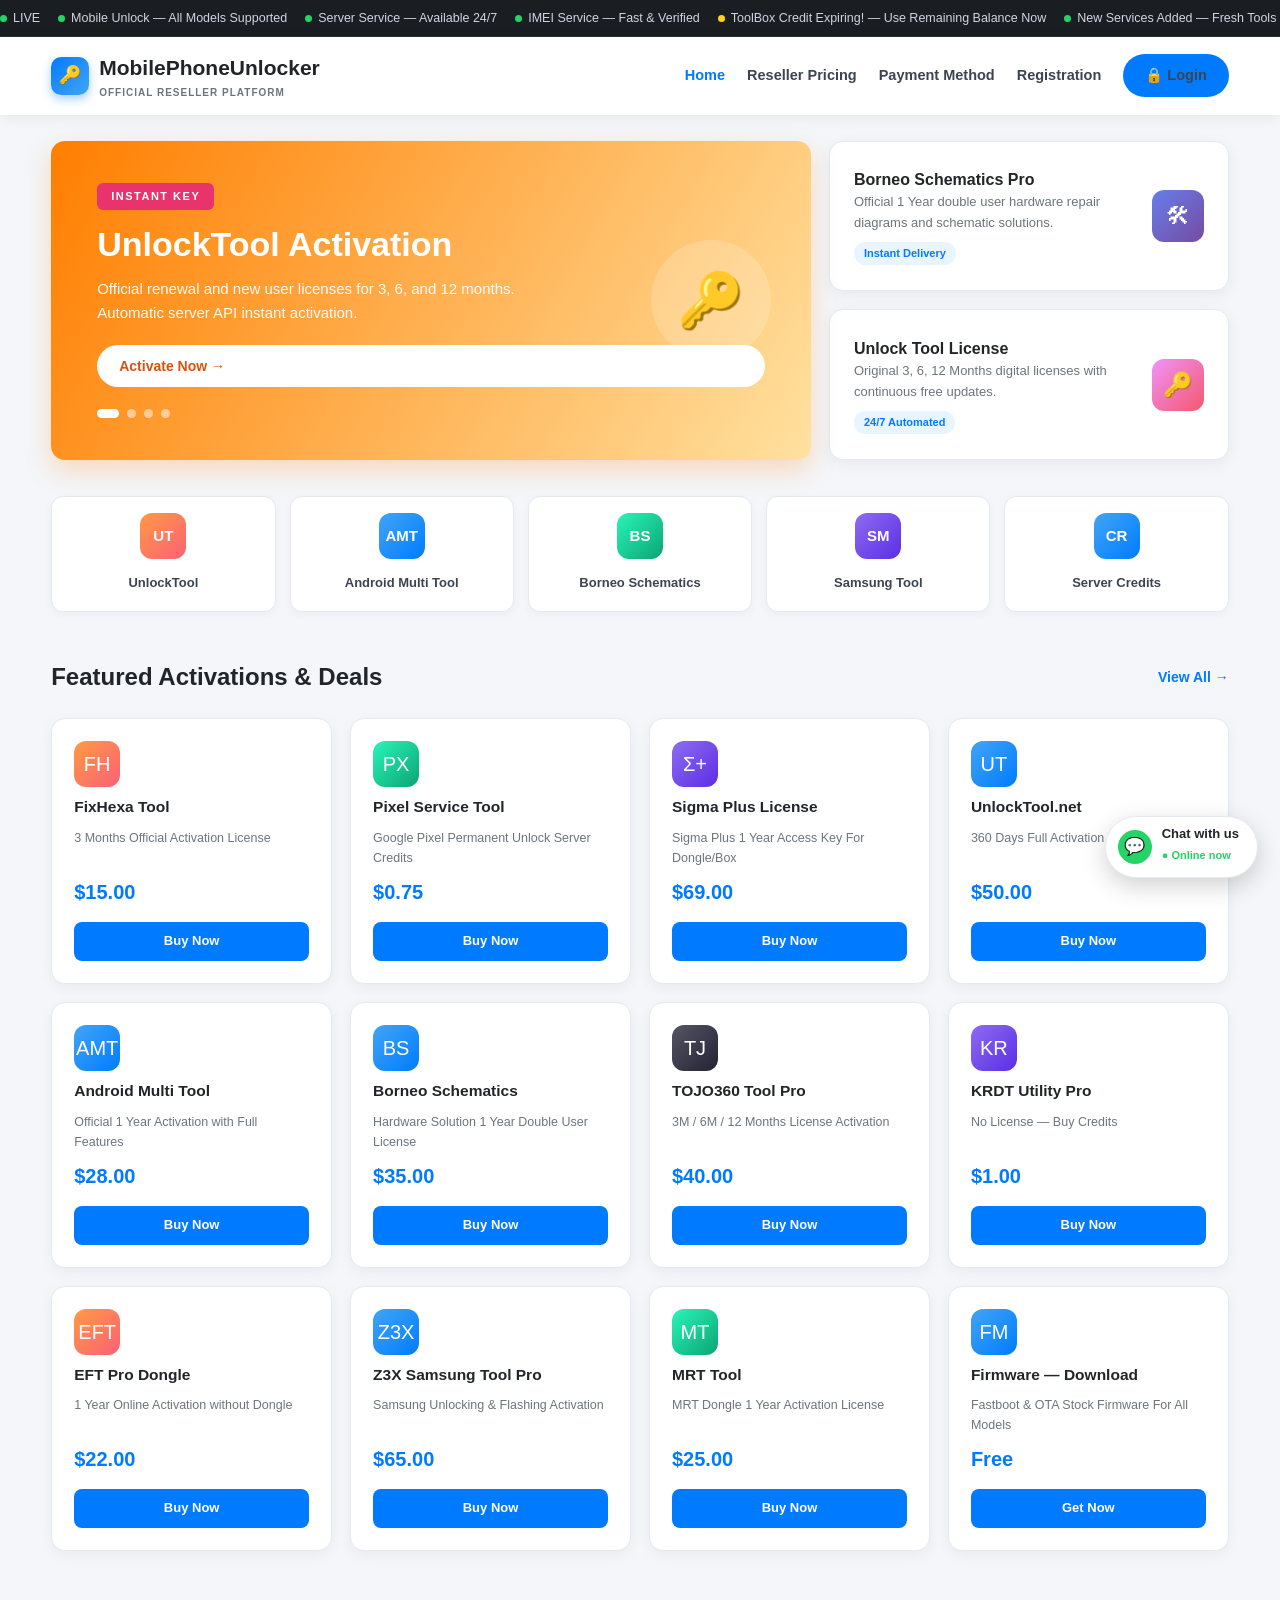
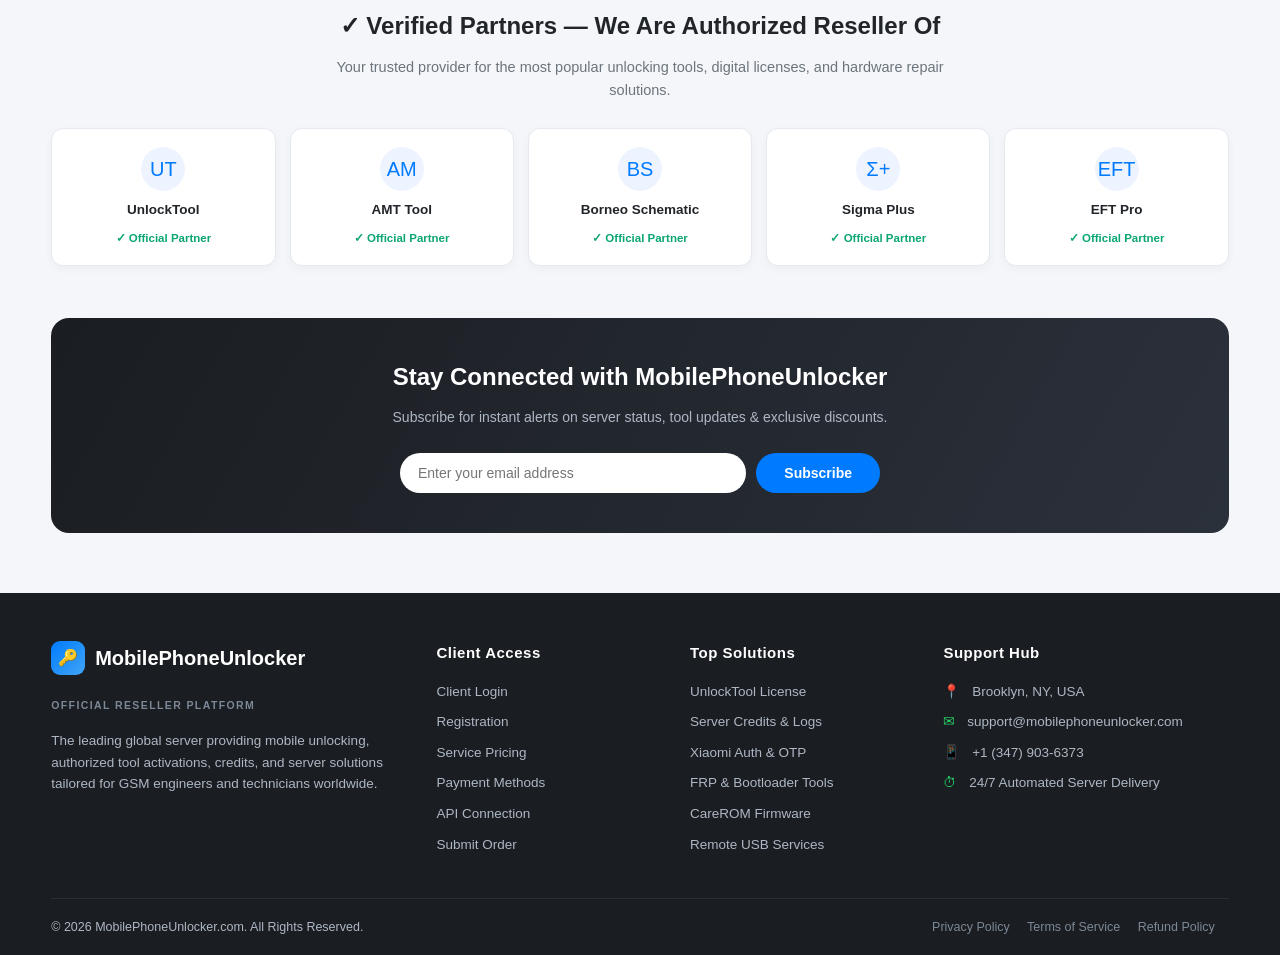
<file: index.html>
<!DOCTYPE html>
<html lang="en">
<head>
<meta charset="UTF-8">
<meta name="viewport" content="width=device-width, initial-scale=1.0">
<title>MobilePhoneUnlocker — Mobile Unlocking, Tool Activations &amp; IMEI Services</title>
<meta name="description" content="Your trusted platform for mobile phone unlocking, official tool activations, server credits, IMEI services and firmware downloads. 24/7 automated delivery.">
<link rel="stylesheet" href="css/style.css">
</head>
<body>

<!-- ===== Top ticker bar ===== -->
<div class="topbar">
  <div class="topbar-inner">
    <span><i class="dot"></i> LIVE</span>
    <span><i class="dot"></i> Mobile Unlock — All Models Supported</span>
    <span><i class="dot"></i> Server Service — Available 24/7</span>
    <span><i class="dot"></i> IMEI Service — Fast &amp; Verified</span>
    <span><i class="dot yellow"></i> ToolBox Credit Expiring! — Use Remaining Balance Now</span>
    <span><i class="dot"></i> New Services Added — Fresh Tools From The Net</span>
    <span><i class="dot"></i> WhatsApp — +1 (347) 903-6373</span>
    <span><i class="dot"></i> LIVE</span>
    <span><i class="dot"></i> Mobile Unlock — All Models Supported</span>
    <span><i class="dot"></i> Server Service — Available 24/7</span>
    <span><i class="dot"></i> IMEI Service — Fast &amp; Verified</span>
    <span><i class="dot yellow"></i> ToolBox Credit Expiring! — Use Remaining Balance Now</span>
    <span><i class="dot"></i> New Services Added — Fresh Tools From The Net</span>
    <span><i class="dot"></i> WhatsApp — +1 (347) 903-6373</span>
  </div>
</div>

<!-- ===== Navbar ===== -->
<nav class="navbar">
  <div class="container nav-inner">
    <a href="index.html" class="logo">
      <span class="logo-badge">&#128273;</span>
      <span>MobilePhoneUnlocker<small>OFFICIAL RESELLER PLATFORM</small></span>
    </a>
    <div class="nav-links">
      <a href="index.html" class="active">Home</a>
      <a href="pricing.html">Reseller Pricing</a>
      <a href="payment.html">Payment Method</a>
      <a href="register.html">Registration</a>
      <a href="login.html" class="btn">&#128274; Login</a>
    </div>
  </div>
</nav>

<!-- ===== Hero ===== -->
<header class="hero">
  <div class="container hero-grid">
    <div class="slide">
      <span class="badge">INSTANT KEY</span>
      <h1>UnlockTool Activation</h1>
      <p>Official renewal and new user licenses for 3, 6, and 12 months. Automatic server API instant activation.</p>
      <a href="pricing.html" class="btn btn-white">Activate Now &rarr;</a>
      <span class="icon-big">&#128273;</span>
      <div class="dots"><i class="on"></i><i></i><i></i><i></i></div>
    </div>
    <div class="side-cards">
      <div class="side-card">
        <div>
          <h3>Borneo Schematics Pro</h3>
          <p>Official 1 Year double user hardware repair diagrams and schematic solutions.</p>
          <span class="tag">Instant Delivery</span>
        </div>
        <span class="sc-icon">&#128736;</span>
      </div>
      <div class="side-card">
        <div>
          <h3>Unlock Tool License</h3>
          <p>Original 3, 6, 12 Months digital licenses with continuous free updates.</p>
          <span class="tag">24/7 Automated</span>
        </div>
        <span class="sc-icon orange">&#128273;</span>
      </div>
    </div>
  </div>
</header>

<!-- ===== Tool strip ===== -->
<section class="tool-strip">
  <div class="container strip-grid">
    <div class="tool-card"><div class="t-icon orange">UT</div><span>UnlockTool</span></div>
    <div class="tool-card"><div class="t-icon blue">AMT</div><span>Android Multi Tool</span></div>
    <div class="tool-card"><div class="t-icon teal">BS</div><span>Borneo Schematics</span></div>
    <div class="tool-card"><div class="t-icon violet">SM</div><span>Samsung Tool</span></div>
    <div class="tool-card"><div class="t-icon blue">CR</div><span>Server Credits</span></div>
  </div>
</section>

<!-- ===== Deals ===== -->
<section class="section">
  <div class="container">
    <div class="sec-head">
      <h2>Featured Activations &amp; Deals</h2>
      <a href="pricing.html">View All &rarr;</a>
    </div>
    <div class="deals-grid">
      <div class="deal">
        <div class="d-icon orange">FH</div>
        <h3>FixHexa Tool</h3>
        <p>3 Months Official Activation License</p>
        <div class="price">$15.00</div>
        <a class="buy" href="register.html">Buy Now</a>
      </div>
      <div class="deal">
        <div class="d-icon green">PX</div>
        <h3>Pixel Service Tool</h3>
        <p>Google Pixel Permanent Unlock Server Credits</p>
        <div class="price">$0.75</div>
        <a class="buy" href="register.html">Buy Now</a>
      </div>
      <div class="deal">
        <div class="d-icon violet">&Sigma;+</div>
        <h3>Sigma Plus License</h3>
        <p>Sigma Plus 1 Year Access Key For Dongle/Box</p>
        <div class="price">$69.00</div>
        <a class="buy" href="register.html">Buy Now</a>
      </div>
      <div class="deal">
        <div class="d-icon">UT</div>
        <h3>UnlockTool.net</h3>
        <p>360 Days Full Activation User License</p>
        <div class="price">$50.00</div>
        <a class="buy" href="register.html">Buy Now</a>
      </div>
      <div class="deal">
        <div class="d-icon blue">AMT</div>
        <h3>Android Multi Tool</h3>
        <p>Official 1 Year Activation with Full Features</p>
        <div class="price">$28.00</div>
        <a class="buy" href="register.html">Buy Now</a>
      </div>
      <div class="deal">
        <div class="d-icon teal">BS</div>
        <h3>Borneo Schematics</h3>
        <p>Hardware Solution 1 Year Double User License</p>
        <div class="price">$35.00</div>
        <a class="buy" href="register.html">Buy Now</a>
      </div>
      <div class="deal">
        <div class="d-icon dark">TJ</div>
        <h3>TOJO360 Tool Pro</h3>
        <p>3M / 6M / 12 Months License Activation</p>
        <div class="price">$40.00</div>
        <a class="buy" href="register.html">Buy Now</a>
      </div>
      <div class="deal">
        <div class="d-icon violet">KR</div>
        <h3>KRDT Utility Pro</h3>
        <p>No License — Buy Credits</p>
        <div class="price">$1.00</div>
        <a class="buy" href="register.html">Buy Now</a>
      </div>
      <div class="deal">
        <div class="d-icon orange">EFT</div>
        <h3>EFT Pro Dongle</h3>
        <p>1 Year Online Activation without Dongle</p>
        <div class="price">$22.00</div>
        <a class="buy" href="register.html">Buy Now</a>
      </div>
      <div class="deal">
        <div class="d-icon blue">Z3X</div>
        <h3>Z3X Samsung Tool Pro</h3>
        <p>Samsung Unlocking &amp; Flashing Activation</p>
        <div class="price">$65.00</div>
        <a class="buy" href="register.html">Buy Now</a>
      </div>
      <div class="deal">
        <div class="d-icon green">MT</div>
        <h3>MRT Tool</h3>
        <p>MRT Dongle 1 Year Activation License</p>
        <div class="price">$25.00</div>
        <a class="buy" href="register.html">Buy Now</a>
      </div>
      <div class="deal">
        <div class="d-icon">FM</div>
        <h3>Firmware — Download</h3>
        <p>Fastboot &amp; OTA Stock Firmware For All Models</p>
        <div class="price">Free</div>
        <a class="buy" href="register.html">Get Now</a>
      </div>
    </div>
  </div>
</section>

<!-- ===== Partners ===== -->
<section class="partners">
  <div class="container">
    <h2>&#10003; Verified Partners — We Are Authorized Reseller Of</h2>
    <p class="lead">Your trusted provider for the most popular unlocking tools, digital licenses, and hardware repair solutions.</p>
    <div class="partner-grid">
      <div class="partner"><span class="p-icon">UT</span><b>UnlockTool</b><span class="check">&#10003; Official Partner</span></div>
      <div class="partner"><span class="p-icon">AM</span><b>AMT Tool</b><span class="check">&#10003; Official Partner</span></div>
      <div class="partner"><span class="p-icon">BS</span><b>Borneo Schematic</b><span class="check">&#10003; Official Partner</span></div>
      <div class="partner"><span class="p-icon">&Sigma;+</span><b>Sigma Plus</b><span class="check">&#10003; Official Partner</span></div>
      <div class="partner"><span class="p-icon">EFT</span><b>EFT Pro</b><span class="check">&#10003; Official Partner</span></div>
    </div>
  </div>
</section>

<!-- ===== Subscribe ===== -->
<section class="subscribe">
  <div class="container">
    <div class="subscribe-box">
      <h2>Stay Connected with MobilePhoneUnlocker</h2>
      <p>Subscribe for instant alerts on server status, tool updates &amp; exclusive discounts.</p>
      <form class="sub-form" onsubmit="alert('Thanks! You are subscribed.'); return false;">
        <input type="email" placeholder="Enter your email address" required>
        <button type="submit">Subscribe</button>
      </form>
    </div>
  </div>
</section>

<!-- ===== Footer ===== -->
<footer>
  <div class="container footer-grid">
    <div>
      <div class="f-logo"><span class="f-badge">&#128273;</span> MobilePhoneUnlocker</div>
      <span class="f-tag">OFFICIAL RESELLER PLATFORM</span>
      <p style="margin-top:14px">The leading global server providing mobile unlocking, authorized tool activations, credits, and server solutions tailored for GSM engineers and technicians worldwide.</p>
    </div>
    <div>
      <h3>Client Access</h3>
      <ul>
        <li><a href="login.html">Client Login</a></li>
        <li><a href="register.html">Registration</a></li>
        <li><a href="pricing.html">Service Pricing</a></li>
        <li><a href="payment.html">Payment Methods</a></li>
        <li><a href="pricing.html">API Connection</a></li>
        <li><a href="register.html">Submit Order</a></li>
      </ul>
    </div>
    <div>
      <h3>Top Solutions</h3>
      <ul>
        <li><a href="pricing.html">UnlockTool License</a></li>
        <li><a href="pricing.html">Server Credits &amp; Logs</a></li>
        <li><a href="pricing.html">Xiaomi Auth &amp; OTP</a></li>
        <li><a href="pricing.html">FRP &amp; Bootloader Tools</a></li>
        <li><a href="pricing.html">CareROM Firmware</a></li>
        <li><a href="pricing.html">Remote USB Services</a></li>
      </ul>
    </div>
    <div>
      <h3>Support Hub</h3>
      <ul>
        <li><i>&#128205;</i> Brooklyn, NY, USA</li>
        <li><i>&#9993;</i> support@mobilephoneunlocker.com</li>
        <li><i>&#128241;</i> +1 (347) 903-6373</li>
        <li><i>&#9201;</i> 24/7 Automated Server Delivery</li>
      </ul>
    </div>
  </div>
  <div class="container footer-bottom">
    <span>&copy; 2026 MobilePhoneUnlocker.com. All Rights Reserved.</span>
    <span>
      <a href="#">Privacy Policy</a>
      <a href="#">Terms of Service</a>
      <a href="#">Refund Policy</a>
    </span>
  </div>
</footer>

<!-- ===== WhatsApp float ===== -->
<a href="https://wa.me/13479036373" target="_blank" class="wa-float">
  <span class="wa-ico">&#128172;</span>
  <span><b>Chat with us</b><small>&#9679; Online now</small></span>
</a>

</body>
</html>
</file>
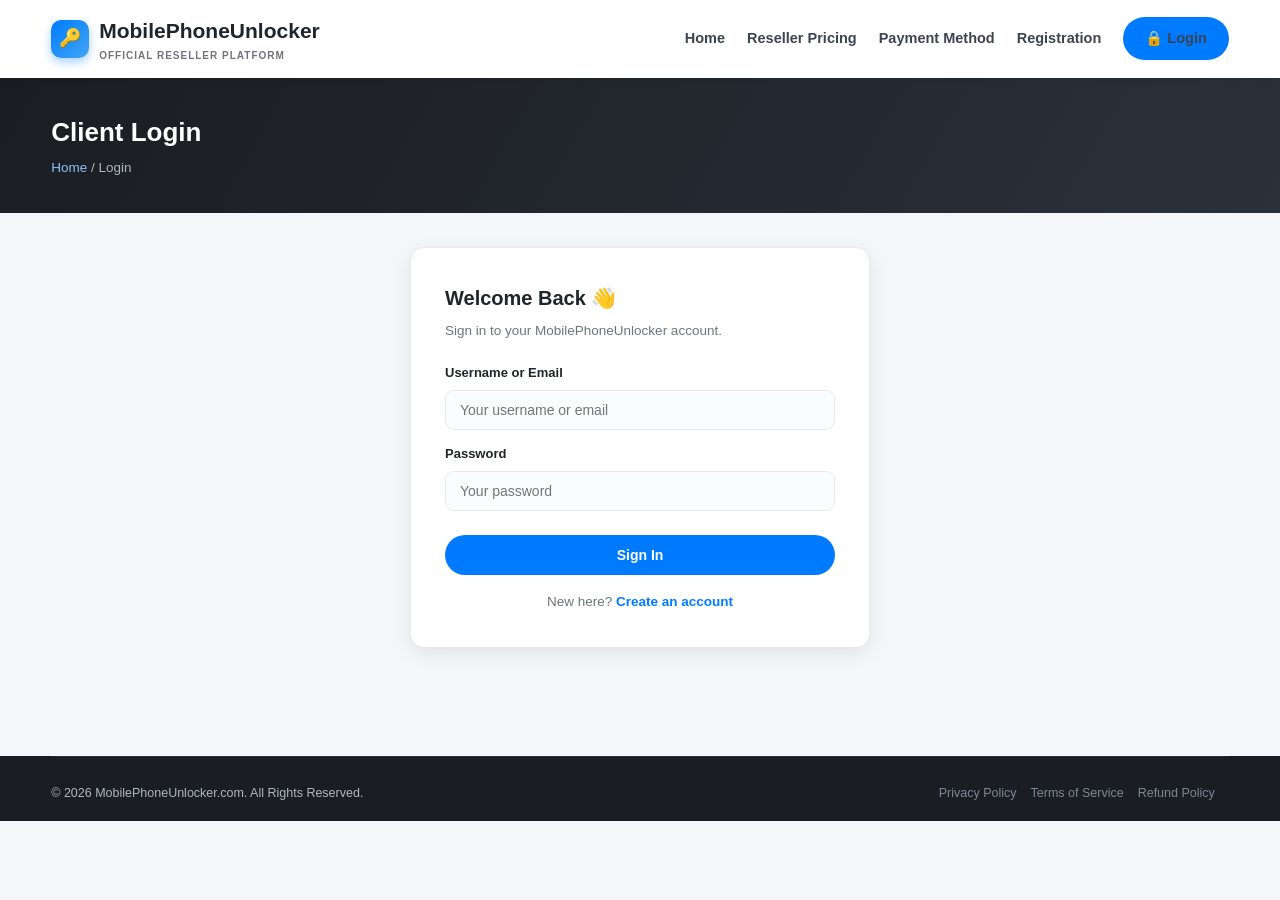
<file: login.html>
<!DOCTYPE html>
<html lang="en">
<head>
<meta charset="UTF-8">
<meta name="viewport" content="width=device-width, initial-scale=1.0">
<title>Client Login — MobilePhoneUnlocker</title>
<link rel="stylesheet" href="css/style.css">
</head>
<body>

<div class="navbar">
  <div class="container nav-inner">
    <a href="index.html" class="logo">
      <span class="logo-badge">&#128273;</span>
      <span>MobilePhoneUnlocker<small>OFFICIAL RESELLER PLATFORM</small></span>
    </a>
    <div class="nav-links">
      <a href="index.html">Home</a>
      <a href="pricing.html">Reseller Pricing</a>
      <a href="payment.html">Payment Method</a>
      <a href="register.html">Registration</a>
      <a href="login.html" class="btn">&#128274; Login</a>
    </div>
  </div>
</div>

<div class="page-banner">
  <div class="container">
    <h1>Client Login</h1>
    <p><a href="index.html">Home</a> / Login</p>
  </div>
</div>

<div class="container" style="padding-bottom:56px">
  <div class="form-card">
    <h2>Welcome Back &#128075;</h2>
    <p class="sub">Sign in to your MobilePhoneUnlocker account.</p>
    <form onsubmit="alert('Demo login — connect your backend / Dhru Fusion panel to enable real sign-in.'); return false;">
      <label>Username or Email</label>
      <input type="text" placeholder="Your username or email" required>
      <label>Password</label>
      <input type="password" placeholder="Your password" required>
      <button type="submit" class="btn">Sign In</button>
      <p class="alt">New here? <a href="register.html">Create an account</a></p>
    </form>
  </div>
</div>

<footer>
  <div class="container footer-bottom" style="padding-top:26px">
    <span>&copy; 2026 MobilePhoneUnlocker.com. All Rights Reserved.</span>
    <span><a href="#">Privacy Policy</a><a href="#">Terms of Service</a><a href="#">Refund Policy</a></span>
  </div>
</footer>

</body>
</html>
</file>
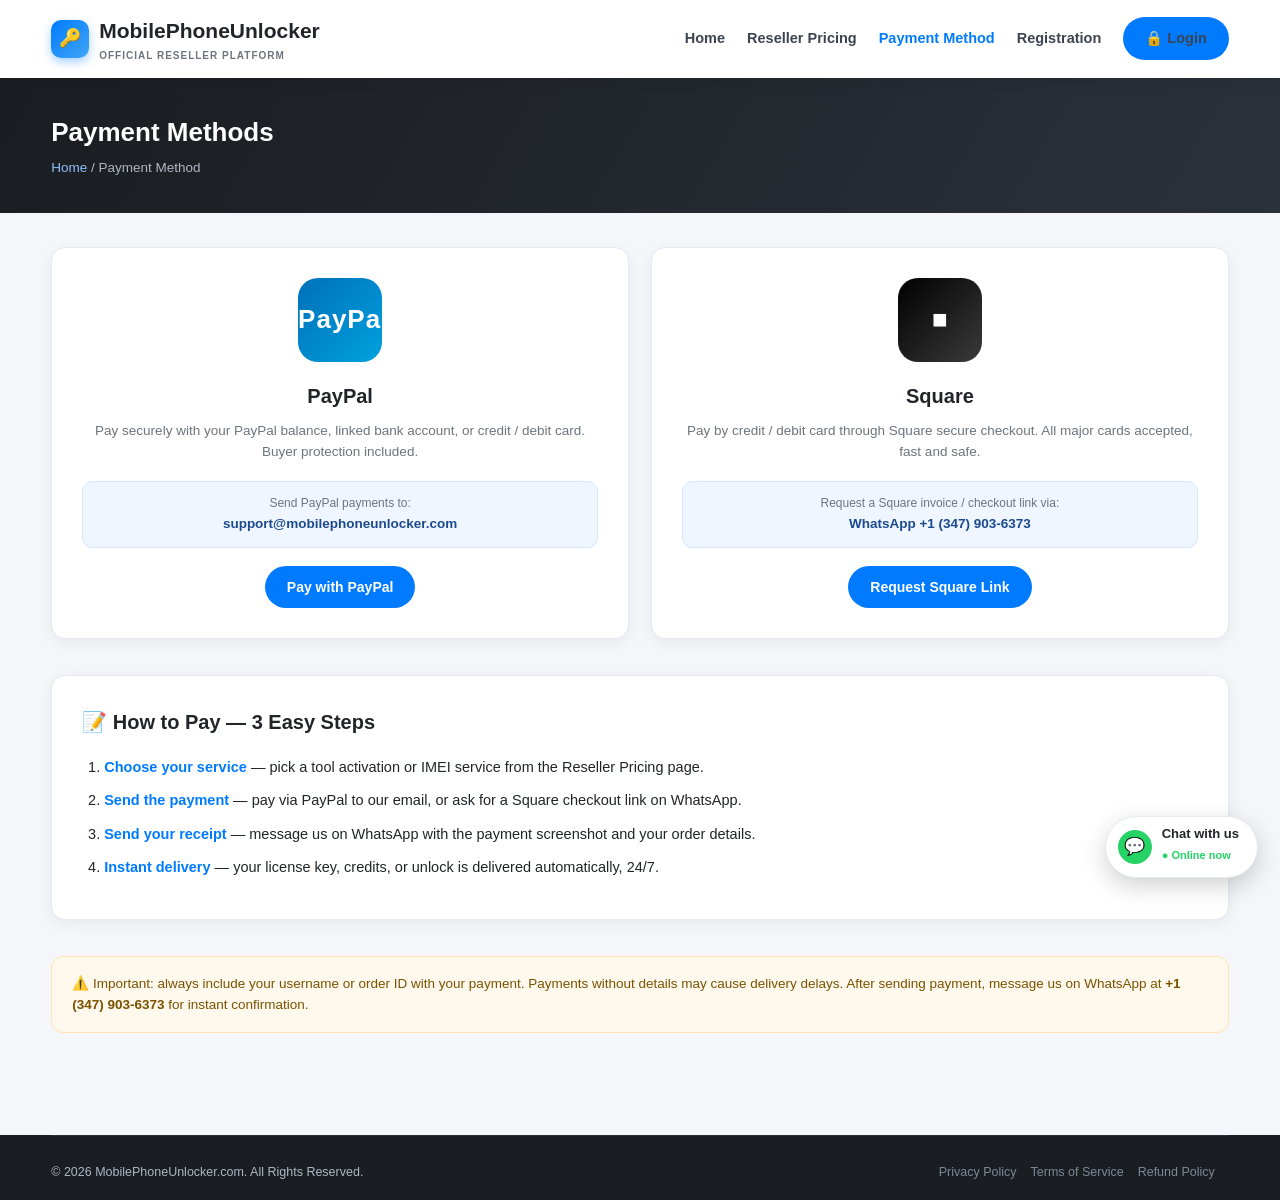
<file: payment.html>
<!DOCTYPE html>
<html lang="en">
<head>
<meta charset="UTF-8">
<meta name="viewport" content="width=device-width, initial-scale=1.0">
<title>Payment Methods — MobilePhoneUnlocker</title>
<link rel="stylesheet" href="css/style.css">
<style>
.pay-grid { display: grid; grid-template-columns: repeat(2, 1fr); gap: 22px; margin-bottom: 36px; }
.pay-card {
  background: var(--card); border-radius: var(--radius); padding: 30px;
  border: 1px solid var(--border); box-shadow: 0 4px 16px rgba(0,0,0,.06);
  transition: transform .2s, box-shadow .2s; text-align: center;
}
.pay-card:hover { transform: translateY(-5px); box-shadow: 0 14px 28px rgba(0,0,0,.10); }
.pay-card .pay-logo {
  width: 84px; height: 84px; border-radius: 20px; margin: 0 auto 18px;
  display: grid; place-items: center; color: #fff; font-weight: 800; font-size: 26px;
}
.pay-card .paypal { background: linear-gradient(135deg, #0070ba, #00a1de); letter-spacing: 1px; }
.pay-card .square { background: linear-gradient(135deg, #000000, #3a3a3a); }
.pay-card h3 { font-size: 20px; margin-bottom: 8px; }
.pay-card p { font-size: 13.5px; color: var(--muted); margin-bottom: 18px; }
.pay-card .pay-info {
  background: #f0f6ff; border: 1px solid #d6e8ff; border-radius: 10px;
  padding: 12px 16px; font-size: 13.5px; margin-bottom: 18px; font-weight: 600; color: #1b4a8f;
}
.pay-card .pay-info span { display: block; font-size: 12px; color: var(--muted); font-weight: 500; }
.steps { background: var(--card); border-radius: var(--radius); padding: 30px; border: 1px solid var(--border); box-shadow: 0 4px 16px rgba(0,0,0,.06); margin-bottom: 36px; }
.steps h2 { font-size: 20px; margin-bottom: 18px; }
.steps ol { padding-left: 22px; }
.steps li { margin-bottom: 10px; font-size: 14.5px; }
.steps li b { color: var(--primary); }
.pay-note {
  background: #fff8ec; border: 1px solid #ffe3b3; border-radius: 12px;
  padding: 16px 20px; font-size: 13.5px; color: #7a5200; margin-bottom: 40px;
}
@media (max-width: 700px) { .pay-grid { grid-template-columns: 1fr; } }
</style>
</head>
<body>

<div class="navbar">
  <div class="container nav-inner">
    <a href="index.html" class="logo">
      <span class="logo-badge">&#128273;</span>
      <span>MobilePhoneUnlocker<small>OFFICIAL RESELLER PLATFORM</small></span>
    </a>
    <div class="nav-links">
      <a href="index.html">Home</a>
      <a href="pricing.html">Reseller Pricing</a>
      <a href="payment.html" class="active">Payment Method</a>
      <a href="register.html">Registration</a>
      <a href="login.html" class="btn">&#128274; Login</a>
    </div>
  </div>
</div>

<div class="page-banner">
  <div class="container">
    <h1>Payment Methods</h1>
    <p><a href="index.html">Home</a> / Payment Method</p>
  </div>
</div>

<div class="container" style="padding-bottom:10px">

  <section class="pay-grid">
    <div class="pay-card">
      <div class="pay-logo paypal">PayPal</div>
      <h3>PayPal</h3>
      <p>Pay securely with your PayPal balance, linked bank account, or credit / debit card. Buyer protection included.</p>
      <div class="pay-info">
        <span>Send PayPal payments to:</span>
        support@mobilephoneunlocker.com
      </div>
      <a href="https://www.paypal.com/paypalme/" target="_blank" class="btn">Pay with PayPal</a>
    </div>

    <div class="pay-card">
      <div class="pay-logo square">&#9632;</div>
      <h3>Square</h3>
      <p>Pay by credit / debit card through Square secure checkout. All major cards accepted, fast and safe.</p>
      <div class="pay-info">
        <span>Request a Square invoice / checkout link via:</span>
        WhatsApp +1 (347) 903-6373
      </div>
      <a href="https://wa.me/13479036373" target="_blank" class="btn">Request Square Link</a>
    </div>
  </section>

  <section class="steps">
    <h2>&#128221; How to Pay — 3 Easy Steps</h2>
    <ol>
      <li><b>Choose your service</b> — pick a tool activation or IMEI service from the <a href="pricing.html">Reseller Pricing</a> page.</li>
      <li><b>Send the payment</b> — pay via PayPal to our email, or ask for a Square checkout link on WhatsApp.</li>
      <li><b>Send your receipt</b> — message us on WhatsApp with the payment screenshot and your order details.</li>
      <li><b>Instant delivery</b> — your license key, credits, or unlock is delivered automatically, 24/7.</li>
    </ol>
  </section>

  <div class="pay-note">
    &#9888;&#65039; Important: always include your username or order ID with your payment. Payments without details may cause delivery delays. After sending payment, message us on WhatsApp at <b>+1 (347) 903-6373</b> for instant confirmation.
  </div>

</div>

<footer>
  <div class="container footer-bottom" style="padding-top:26px">
    <span>&copy; 2026 MobilePhoneUnlocker.com. All Rights Reserved.</span>
    <span><a href="#">Privacy Policy</a><a href="#">Terms of Service</a><a href="#">Refund Policy</a></span>
  </div>
</footer>

<a href="https://wa.me/13479036373" target="_blank" class="wa-float">
  <span class="wa-ico">&#128172;</span>
  <span><b>Chat with us</b><small>&#9679; Online now</small></span>
</a>

</body>
</html>
</file>
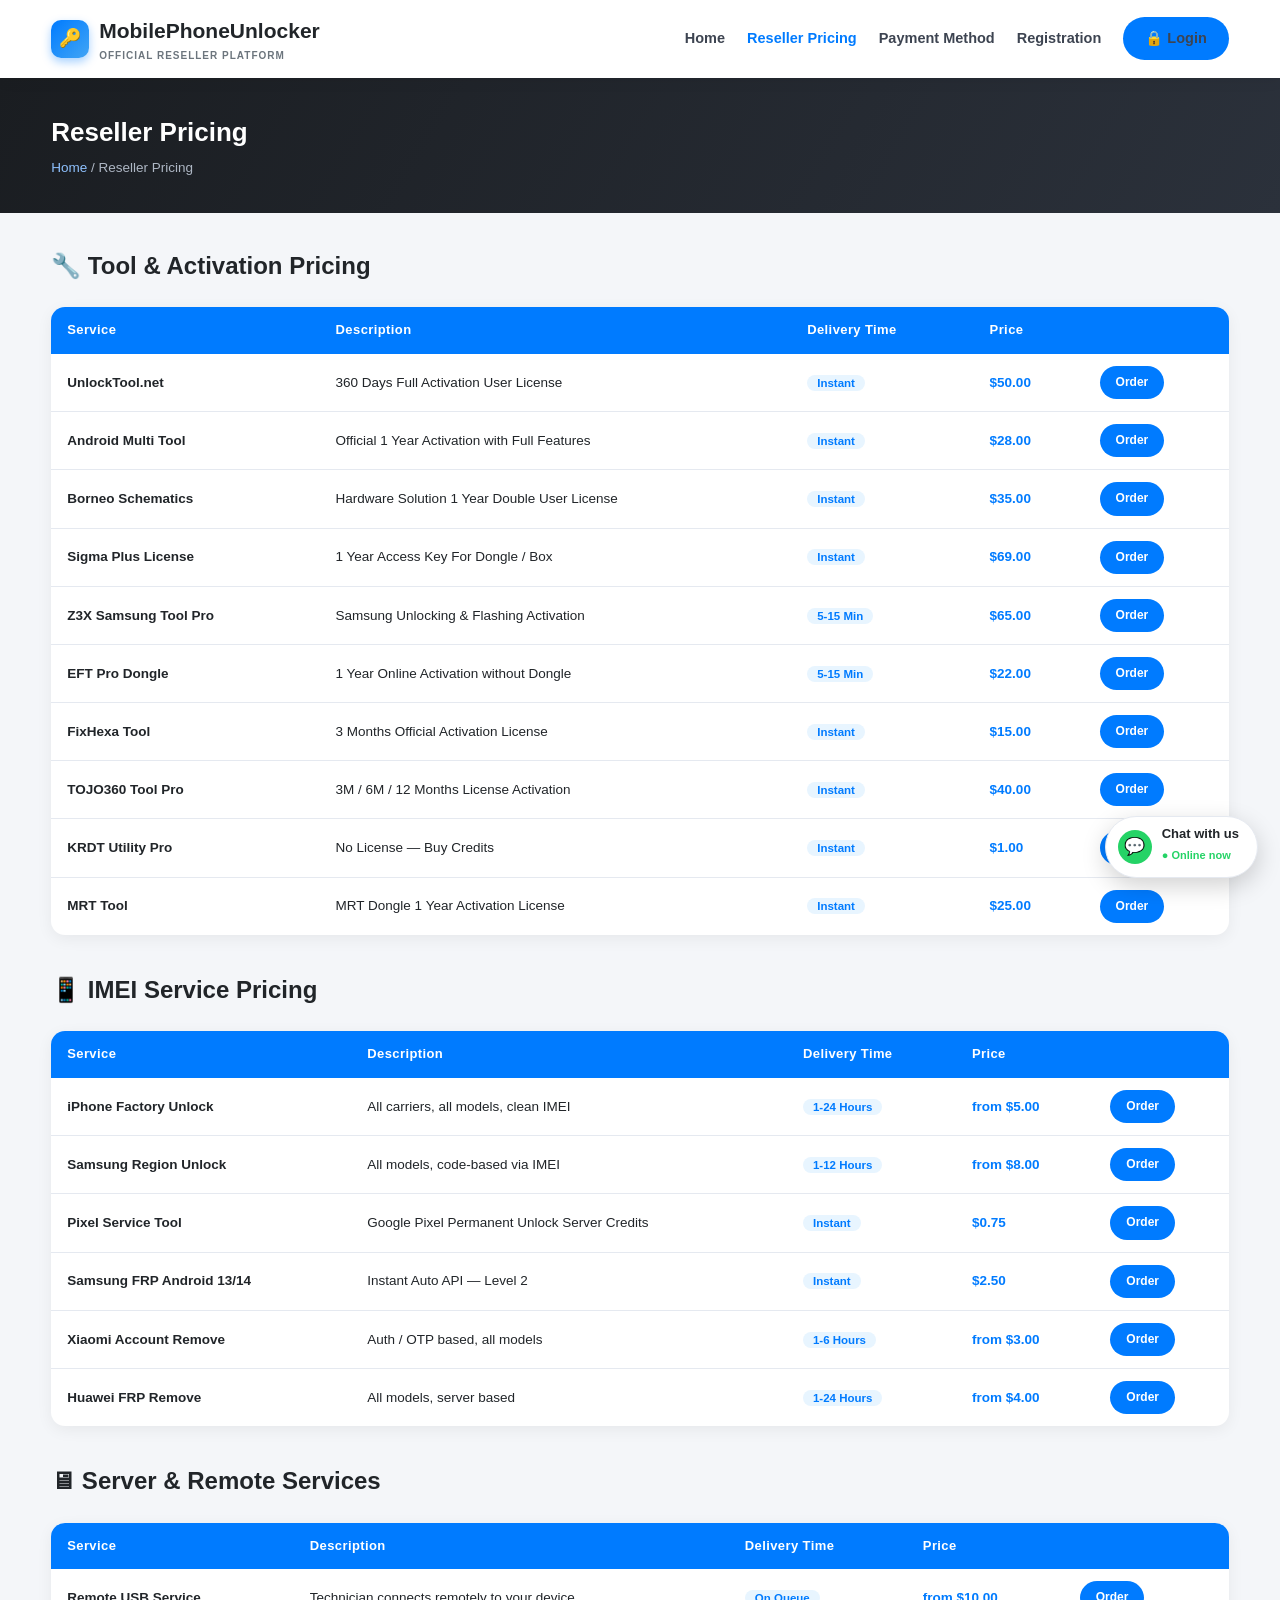
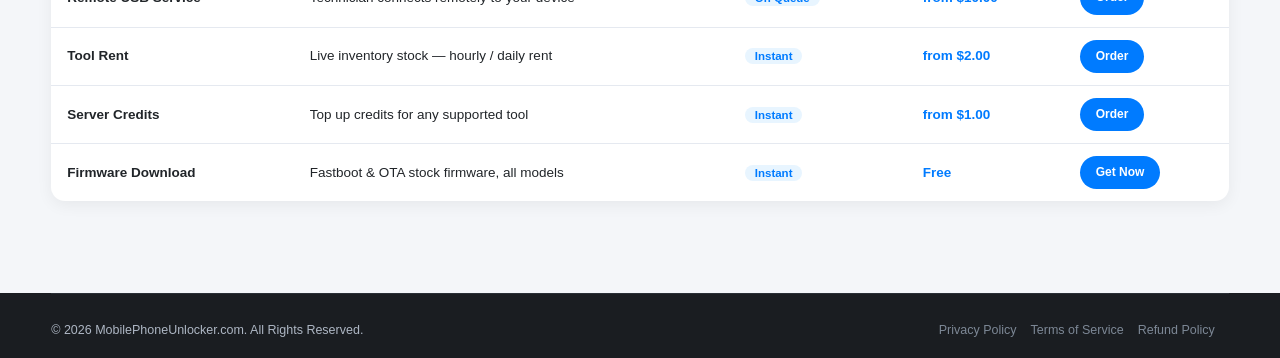
<file: pricing.html>
<!DOCTYPE html>
<html lang="en">
<head>
<meta charset="UTF-8">
<meta name="viewport" content="width=device-width, initial-scale=1.0">
<title>Reseller Pricing — MobilePhoneUnlocker</title>
<link rel="stylesheet" href="css/style.css">
</head>
<body>

<div class="navbar">
  <div class="container nav-inner">
    <a href="index.html" class="logo">
      <span class="logo-badge">&#128273;</span>
      <span>MobilePhoneUnlocker<small>OFFICIAL RESELLER PLATFORM</small></span>
    </a>
    <div class="nav-links">
      <a href="index.html">Home</a>
      <a href="pricing.html" class="active">Reseller Pricing</a>
      <a href="payment.html">Payment Method</a>
      <a href="register.html">Registration</a>
      <a href="login.html" class="btn">&#128274; Login</a>
    </div>
  </div>
</div>

<div class="page-banner">
  <div class="container">
    <h1>Reseller Pricing</h1>
    <p><a href="index.html">Home</a> / Reseller Pricing</p>
  </div>
</div>

<div class="container" style="padding-bottom:40px">

  <section style="margin-bottom:36px">
    <div class="sec-head"><h2>&#128295; Tool &amp; Activation Pricing</h2></div>
    <table class="price-table">
      <tr><th>Service</th><th>Description</th><th>Delivery Time</th><th>Price</th><th></th></tr>
      <tr><td><b>UnlockTool.net</b></td><td>360 Days Full Activation User License</td><td><span class="badge-time">Instant</span></td><td class="p">$50.00</td><td><a href="register.html" class="btn" style="padding:7px 16px;font-size:12px">Order</a></td></tr>
      <tr><td><b>Android Multi Tool</b></td><td>Official 1 Year Activation with Full Features</td><td><span class="badge-time">Instant</span></td><td class="p">$28.00</td><td><a href="register.html" class="btn" style="padding:7px 16px;font-size:12px">Order</a></td></tr>
      <tr><td><b>Borneo Schematics</b></td><td>Hardware Solution 1 Year Double User License</td><td><span class="badge-time">Instant</span></td><td class="p">$35.00</td><td><a href="register.html" class="btn" style="padding:7px 16px;font-size:12px">Order</a></td></tr>
      <tr><td><b>Sigma Plus License</b></td><td>1 Year Access Key For Dongle / Box</td><td><span class="badge-time">Instant</span></td><td class="p">$69.00</td><td><a href="register.html" class="btn" style="padding:7px 16px;font-size:12px">Order</a></td></tr>
      <tr><td><b>Z3X Samsung Tool Pro</b></td><td>Samsung Unlocking &amp; Flashing Activation</td><td><span class="badge-time">5-15 Min</span></td><td class="p">$65.00</td><td><a href="register.html" class="btn" style="padding:7px 16px;font-size:12px">Order</a></td></tr>
      <tr><td><b>EFT Pro Dongle</b></td><td>1 Year Online Activation without Dongle</td><td><span class="badge-time">5-15 Min</span></td><td class="p">$22.00</td><td><a href="register.html" class="btn" style="padding:7px 16px;font-size:12px">Order</a></td></tr>
      <tr><td><b>FixHexa Tool</b></td><td>3 Months Official Activation License</td><td><span class="badge-time">Instant</span></td><td class="p">$15.00</td><td><a href="register.html" class="btn" style="padding:7px 16px;font-size:12px">Order</a></td></tr>
      <tr><td><b>TOJO360 Tool Pro</b></td><td>3M / 6M / 12 Months License Activation</td><td><span class="badge-time">Instant</span></td><td class="p">$40.00</td><td><a href="register.html" class="btn" style="padding:7px 16px;font-size:12px">Order</a></td></tr>
      <tr><td><b>KRDT Utility Pro</b></td><td>No License — Buy Credits</td><td><span class="badge-time">Instant</span></td><td class="p">$1.00</td><td><a href="register.html" class="btn" style="padding:7px 16px;font-size:12px">Order</a></td></tr>
      <tr><td><b>MRT Tool</b></td><td>MRT Dongle 1 Year Activation License</td><td><span class="badge-time">Instant</span></td><td class="p">$25.00</td><td><a href="register.html" class="btn" style="padding:7px 16px;font-size:12px">Order</a></td></tr>
    </table>
  </section>

  <section style="margin-bottom:36px">
    <div class="sec-head"><h2>&#128241; IMEI Service Pricing</h2></div>
    <table class="price-table">
      <tr><th>Service</th><th>Description</th><th>Delivery Time</th><th>Price</th><th></th></tr>
      <tr><td><b>iPhone Factory Unlock</b></td><td>All carriers, all models, clean IMEI</td><td><span class="badge-time">1-24 Hours</span></td><td class="p">from $5.00</td><td><a href="register.html" class="btn" style="padding:7px 16px;font-size:12px">Order</a></td></tr>
      <tr><td><b>Samsung Region Unlock</b></td><td>All models, code-based via IMEI</td><td><span class="badge-time">1-12 Hours</span></td><td class="p">from $8.00</td><td><a href="register.html" class="btn" style="padding:7px 16px;font-size:12px">Order</a></td></tr>
      <tr><td><b>Pixel Service Tool</b></td><td>Google Pixel Permanent Unlock Server Credits</td><td><span class="badge-time">Instant</span></td><td class="p">$0.75</td><td><a href="register.html" class="btn" style="padding:7px 16px;font-size:12px">Order</a></td></tr>
      <tr><td><b>Samsung FRP Android 13/14</b></td><td>Instant Auto API — Level 2</td><td><span class="badge-time">Instant</span></td><td class="p">$2.50</td><td><a href="register.html" class="btn" style="padding:7px 16px;font-size:12px">Order</a></td></tr>
      <tr><td><b>Xiaomi Account Remove</b></td><td>Auth / OTP based, all models</td><td><span class="badge-time">1-6 Hours</span></td><td class="p">from $3.00</td><td><a href="register.html" class="btn" style="padding:7px 16px;font-size:12px">Order</a></td></tr>
      <tr><td><b>Huawei FRP Remove</b></td><td>All models, server based</td><td><span class="badge-time">1-24 Hours</span></td><td class="p">from $4.00</td><td><a href="register.html" class="btn" style="padding:7px 16px;font-size:12px">Order</a></td></tr>
    </table>
  </section>

  <section>
    <div class="sec-head"><h2>&#128421; Server &amp; Remote Services</h2></div>
    <table class="price-table">
      <tr><th>Service</th><th>Description</th><th>Delivery Time</th><th>Price</th><th></th></tr>
      <tr><td><b>Remote USB Service</b></td><td>Technician connects remotely to your device</td><td><span class="badge-time">On Queue</span></td><td class="p">from $10.00</td><td><a href="register.html" class="btn" style="padding:7px 16px;font-size:12px">Order</a></td></tr>
      <tr><td><b>Tool Rent</b></td><td>Live inventory stock — hourly / daily rent</td><td><span class="badge-time">Instant</span></td><td class="p">from $2.00</td><td><a href="register.html" class="btn" style="padding:7px 16px;font-size:12px">Order</a></td></tr>
      <tr><td><b>Server Credits</b></td><td>Top up credits for any supported tool</td><td><span class="badge-time">Instant</span></td><td class="p">from $1.00</td><td><a href="register.html" class="btn" style="padding:7px 16px;font-size:12px">Order</a></td></tr>
      <tr><td><b>Firmware Download</b></td><td>Fastboot &amp; OTA stock firmware, all models</td><td><span class="badge-time">Instant</span></td><td class="p">Free</td><td><a href="register.html" class="btn" style="padding:7px 16px;font-size:12px">Get Now</a></td></tr>
    </table>
  </section>

</div>

<footer>
  <div class="container footer-bottom" style="padding-top:26px">
    <span>&copy; 2026 MobilePhoneUnlocker.com. All Rights Reserved.</span>
    <span><a href="#">Privacy Policy</a><a href="#">Terms of Service</a><a href="#">Refund Policy</a></span>
  </div>
</footer>

<a href="https://wa.me/13479036373" target="_blank" class="wa-float">
  <span class="wa-ico">&#128172;</span>
  <span><b>Chat with us</b><small>&#9679; Online now</small></span>
</a>

</body>
</html>
</file>
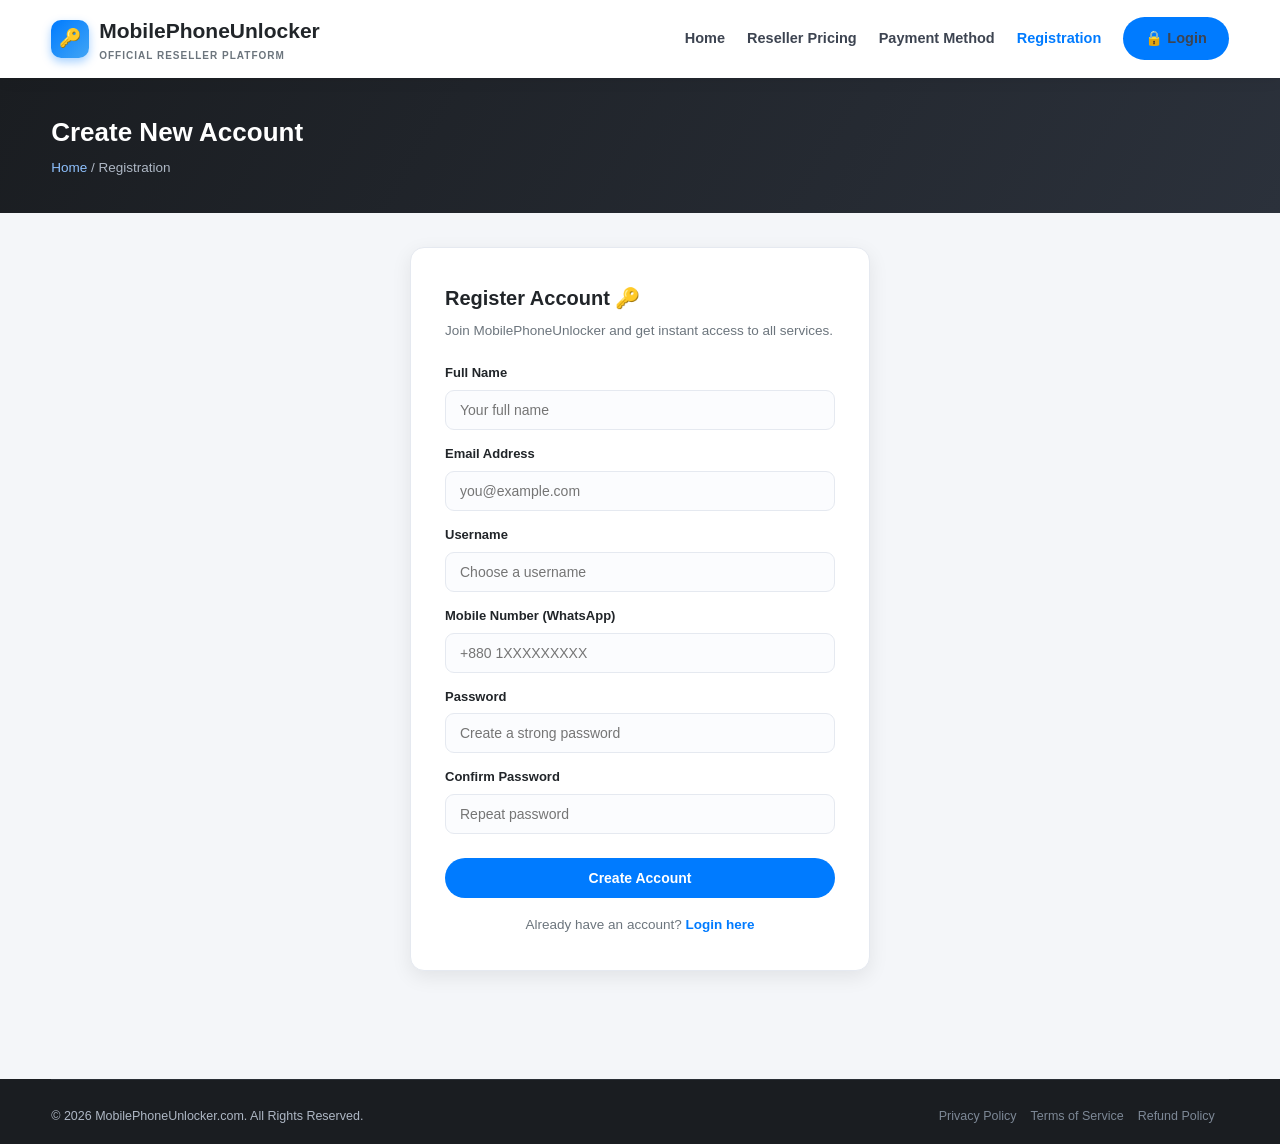
<file: register.html>
<!DOCTYPE html>
<html lang="en">
<head>
<meta charset="UTF-8">
<meta name="viewport" content="width=device-width, initial-scale=1.0">
<title>Registration — MobilePhoneUnlocker</title>
<link rel="stylesheet" href="css/style.css">
</head>
<body>

<div class="navbar">
  <div class="container nav-inner">
    <a href="index.html" class="logo">
      <span class="logo-badge">&#128273;</span>
      <span>MobilePhoneUnlocker<small>OFFICIAL RESELLER PLATFORM</small></span>
    </a>
    <div class="nav-links">
      <a href="index.html">Home</a>
      <a href="pricing.html">Reseller Pricing</a>
      <a href="payment.html">Payment Method</a>
      <a href="register.html" class="active">Registration</a>
      <a href="login.html" class="btn">&#128274; Login</a>
    </div>
  </div>
</div>

<div class="page-banner">
  <div class="container">
    <h1>Create New Account</h1>
    <p><a href="index.html">Home</a> / Registration</p>
  </div>
</div>

<div class="container" style="padding-bottom:56px">
  <div class="form-card">
    <div class="alert" id="ok">Account created successfully! You can now sign in.</div>
    <h2>Register Account &#128273;</h2>
    <p class="sub">Join MobilePhoneUnlocker and get instant access to all services.</p>
    <form onsubmit="document.getElementById('ok').style.display='block'; this.reset(); return false;">
      <label>Full Name</label>
      <input type="text" placeholder="Your full name" required>
      <label>Email Address</label>
      <input type="email" placeholder="you@example.com" required>
      <label>Username</label>
      <input type="text" placeholder="Choose a username" required>
      <label>Mobile Number (WhatsApp)</label>
      <input type="tel" placeholder="+880 1XXXXXXXXX" required>
      <label>Password</label>
      <input type="password" placeholder="Create a strong password" required>
      <label>Confirm Password</label>
      <input type="password" placeholder="Repeat password" required>
      <button type="submit" class="btn">Create Account</button>
      <p class="alt">Already have an account? <a href="login.html">Login here</a></p>
    </form>
  </div>
</div>

<footer>
  <div class="container footer-bottom" style="padding-top:26px">
    <span>&copy; 2026 MobilePhoneUnlocker.com. All Rights Reserved.</span>
    <span><a href="#">Privacy Policy</a><a href="#">Terms of Service</a><a href="#">Refund Policy</a></span>
  </div>
</footer>

</body>
</html>
</file>
<file: css/style.css>
/* ============================================================
   MobilePhoneUnlocker.com — Main Stylesheet
   ============================================================ */
:root {
  --primary: #007bff;
  --primary-dark: #0056d2;
  --dark: #1a1d21;
  --text: #212529;
  --muted: #6c757d;
  --bg: #f4f6f9;
  --card: #ffffff;
  --orange: #ff7e00;
  --yellow: #ffe1a0;
  --green: #25d366;
  --border: #e5e9f0;
  --radius: 14px;
}
* { margin: 0; padding: 0; box-sizing: border-box; }
html { scroll-behavior: smooth; }
body {
  font-family: 'Segoe UI', Roboto, Arial, sans-serif;
  background: var(--bg);
  color: var(--text);
  line-height: 1.6;
}
a { text-decoration: none; color: inherit; }
img { max-width: 100%; display: block; }
.container { width: min(1180px, 92%); margin: 0 auto; }

/* ---------- Top ticker bar ---------- */
.topbar {
  background: var(--dark);
  color: #cfd6e1;
  font-size: 12.5px;
  overflow: hidden;
  position: relative;
  border-bottom: 1px solid #2a2f36;
}
.topbar-inner {
  display: flex;
  align-items: center;
  gap: 18px;
  padding: 8px 0;
  white-space: nowrap;
  animation: ticker 40s linear infinite;
}
.topbar:hover .topbar-inner { animation-play-state: paused; }
.topbar-inner span { display: inline-flex; align-items: center; gap: 6px; }
.dot { width: 7px; height: 7px; border-radius: 50%; background: var(--green); display: inline-block; }
.dot.red { background: #ff4d4d; }
.dot.yellow { background: #ffd21f; }
@keyframes ticker {
  0% { transform: translateX(0); }
  100% { transform: translateX(-50%); }
}

/* ---------- Navbar ---------- */
.navbar {
  background: var(--card);
  box-shadow: 0 2px 14px rgba(0,0,0,.07);
  position: sticky;
  top: 0;
  z-index: 100;
}
.nav-inner {
  display: flex;
  align-items: center;
  justify-content: space-between;
  padding: 14px 0;
  gap: 16px;
  flex-wrap: wrap;
}
.logo { display: flex; align-items: center; gap: 10px; font-weight: 800; font-size: 21px; }
.logo-badge {
  width: 38px; height: 38px; border-radius: 10px;
  background: linear-gradient(135deg, var(--primary), #42a5f5);
  display: grid; place-items: center; color: #fff; font-size: 18px;
  box-shadow: 0 4px 10px rgba(0,123,255,.35);
}
.logo small { display: block; font-size: 10px; color: var(--muted); font-weight: 600; letter-spacing: 1px; }
.nav-links { display: flex; align-items: center; gap: 22px; flex-wrap: wrap; }
.nav-links a { font-size: 14.5px; font-weight: 600; color: #3d4451; transition: color .2s; }
.nav-links a:hover, .nav-links a.active { color: var(--primary); }
.btn {
  display: inline-flex; align-items: center; gap: 8px;
  background: var(--primary); color: #fff;
  padding: 10px 22px; border-radius: 50px;
  font-weight: 700; font-size: 14px; cursor: pointer;
  border: none; transition: background .2s, transform .15s;
}
.btn:hover { background: var(--primary-dark); transform: translateY(-1px); }
.btn-outline { background: transparent; color: var(--primary); border: 2px solid var(--primary); padding: 8px 20px; }
.btn-outline:hover { background: var(--primary); color: #fff; }
.btn-white { background: #fff; color: #d9530b; }
.btn-white:hover { background: #fff3e0; }

/* ---------- Hero ---------- */
.hero { padding: 26px 0 10px; }
.hero-grid { display: grid; grid-template-columns: 1.9fr 1fr; gap: 18px; }
.slide {
  background: linear-gradient(120deg, var(--orange), var(--yellow));
  border-radius: var(--radius);
  padding: 42px 46px;
  color: #fff;
  position: relative;
  overflow: hidden;
  min-height: 250px;
  display: flex; flex-direction: column; justify-content: center;
  box-shadow: 0 10px 26px rgba(255,126,0,.25);
}
.slide .badge {
  align-self: flex-start;
  background: #e8336d; color: #fff; font-size: 11px; font-weight: 800;
  letter-spacing: 1.5px; padding: 5px 14px; border-radius: 6px; margin-bottom: 14px;
}
.slide h1 { font-size: 34px; line-height: 1.2; max-width: 70%; }
.slide p { margin: 12px 0 20px; max-width: 65%; font-size: 15px; opacity: .95; }
.slide .icon-big {
  position: absolute; right: 40px; top: 50%; transform: translateY(-50%);
  width: 120px; height: 120px; border-radius: 50%;
  background: rgba(255,255,255,.18);
  display: grid; place-items: center; font-size: 54px;
}
.dots { display: flex; gap: 8px; margin-top: 22px; }
.dots i { width: 9px; height: 9px; border-radius: 50%; background: rgba(255,255,255,.5); }
.dots i.on { background: #fff; width: 22px; border-radius: 6px; }

.side-cards { display: grid; gap: 18px; }
.side-card {
  background: var(--card); border-radius: var(--radius);
  padding: 22px 24px; box-shadow: 0 4px 16px rgba(0,0,0,.06);
  display: flex; gap: 16px; align-items: center; justify-content: space-between;
  border: 1px solid var(--border);
}
.side-card .sc-icon {
  width: 52px; height: 52px; border-radius: 12px; flex-shrink: 0;
  display: grid; place-items: center; font-size: 24px; color: #fff;
  background: linear-gradient(135deg, #667eea, #764ba2);
}
.side-card .sc-icon.orange { background: linear-gradient(135deg, #f093fb, #f5576c); }
.side-card h3 { font-size: 16px; }
.side-card p { font-size: 13px; color: var(--muted); }
.tag {
  display: inline-block; margin-top: 8px; font-size: 11px; font-weight: 700;
  background: #e8f5ff; color: var(--primary); padding: 3px 10px; border-radius: 20px;
}

/* ---------- Tool strip ---------- */
.tool-strip { padding: 26px 0 6px; }
.strip-grid { display: grid; grid-template-columns: repeat(5, 1fr); gap: 14px; }
.tool-card {
  background: var(--card); border-radius: 12px; padding: 16px 10px; text-align: center;
  border: 1px solid var(--border); box-shadow: 0 3px 10px rgba(0,0,0,.04);
  transition: transform .2s, box-shadow .2s; cursor: pointer;
}
.tool-card:hover { transform: translateY(-4px); box-shadow: 0 10px 20px rgba(0,0,0,.09); }
.tool-card .t-icon {
  width: 46px; height: 46px; margin: 0 auto 10px; border-radius: 12px;
  display: grid; place-items: center; color: #fff; font-weight: 800; font-size: 15px;
  background: linear-gradient(135deg, #ff9a44, #fc6076);
}
.tool-card .t-icon.blue { background: linear-gradient(135deg, #42a5f5, #007bff); }
.tool-card .t-icon.teal { background: linear-gradient(135deg, #2af5b7, #0aa574); }
.tool-card .t-icon.violet { background: linear-gradient(135deg, #8e6cf1, #5b2ee5); }
.tool-card span { font-size: 13px; font-weight: 700; color: #3d4451; }

/* ---------- Section headers ---------- */
.section { padding: 40px 0 10px; }
.sec-head { display: flex; align-items: center; justify-content: space-between; margin-bottom: 22px; }
.sec-head h2 { font-size: 24px; }
.sec-head a { font-size: 14px; font-weight: 700; color: var(--primary); }

/* ---------- Deals grid ---------- */
.deals-grid { display: grid; grid-template-columns: repeat(4, 1fr); gap: 18px; }
.deal {
  background: var(--card); border-radius: var(--radius); padding: 22px;
  border: 1px solid var(--border); box-shadow: 0 4px 14px rgba(0,0,0,.05);
  transition: transform .2s, box-shadow .2s; display: flex; flex-direction: column; gap: 8px;
}
.deal:hover { transform: translateY(-5px); box-shadow: 0 14px 28px rgba(0,0,0,.10); }
.deal .d-icon {
  width: 46px; height: 46px; border-radius: 12px; display: grid; place-items: center;
  color: #fff; font-size: 20px; background: linear-gradient(135deg, #42a5f5, #007bff);
}
.deal .d-icon.orange { background: linear-gradient(135deg, #ff9a44, #fc6076); }
.deal .d-icon.green { background: linear-gradient(135deg, #2af5b7, #0aa574); }
.deal .d-icon.violet { background: linear-gradient(135deg, #8e6cf1, #5b2ee5); }
.deal .d-icon.dark { background: linear-gradient(135deg, #556, #223); }
.deal h3 { font-size: 15.5px; }
.deal p { font-size: 12.5px; color: var(--muted); flex: 1; }
.deal .price { font-size: 20px; font-weight: 800; color: var(--primary); }
.deal .buy {
  margin-top: 6px; text-align: center; padding: 9px; border-radius: 8px;
  background: var(--primary); color: #fff; font-weight: 700; font-size: 13px;
  transition: background .2s;
}
.deal .buy:hover { background: var(--primary-dark); }

/* ---------- Partners ---------- */
.partners { padding: 46px 0 8px; text-align: center; }
.partners h2 { font-size: 24px; }
.partners .lead { color: var(--muted); max-width: 620px; margin: 10px auto 26px; font-size: 14.5px; }
.partner-grid { display: grid; grid-template-columns: repeat(5, 1fr); gap: 14px; }
.partner {
  background: var(--card); border: 1px solid var(--border); border-radius: 12px;
  padding: 18px 8px; display: grid; place-items: center; gap: 8px;
  box-shadow: 0 3px 10px rgba(0,0,0,.04);
}
.partner .p-icon {
  width: 44px; height: 44px; border-radius: 50%;
  background: #eef4ff; color: var(--primary); display: grid; place-items: center; font-size: 20px;
}
.partner b { font-size: 13.5px; }
.partner .check { color: #0aa574; font-size: 11.5px; font-weight: 700; }

/* ---------- Subscribe ---------- */
.subscribe { padding: 44px 0 8px; }
.subscribe-box {
  background: linear-gradient(120deg, var(--dark), #2b313b);
  border-radius: 18px; padding: 40px; text-align: center; color: #fff;
}
.subscribe-box h2 { font-size: 24px; }
.subscribe-box p { color: #aeb7c4; margin: 10px 0 24px; font-size: 14px; }
.sub-form { display: flex; gap: 10px; justify-content: center; max-width: 480px; margin: 0 auto; }
.sub-form input {
  flex: 1; padding: 12px 18px; border-radius: 50px; border: none; outline: none;
  font-size: 14px;
}
.sub-form button {
  background: var(--primary); color: #fff; border: none; padding: 12px 28px;
  border-radius: 50px; font-weight: 700; cursor: pointer; font-size: 14px;
}
.sub-form button:hover { background: var(--primary-dark); }

/* ---------- Footer ---------- */
footer { background: var(--dark); color: #aeb7c4; margin-top: 52px; }
.footer-grid {
  display: grid; grid-template-columns: 1.6fr 1fr 1fr 1.3fr; gap: 34px; padding: 48px 0 34px;
}
footer h3 { color: #fff; font-size: 15px; margin-bottom: 16px; letter-spacing: .5px; }
footer .f-logo { display: flex; align-items: center; gap: 10px; color: #fff; font-weight: 800; font-size: 20px; margin-bottom: 12px; }
footer .f-badge {
  width: 34px; height: 34px; border-radius: 9px; display: grid; place-items: center;
  background: linear-gradient(135deg, var(--primary), #42a5f5); color: #fff; font-size: 16px;
}
footer p { font-size: 13.5px; }
footer .f-tag { display: inline-block; margin-top: 10px; font-size: 10.5px; letter-spacing: 1.4px; color: #7d8896; font-weight: 700; }
footer ul { list-style: none; }
footer li { margin-bottom: 9px; font-size: 13.5px; }
footer li a:hover { color: #fff; }
footer li i { color: var(--green); margin-right: 8px; font-style: normal; }
.footer-bottom {
  border-top: 1px solid #2a2f36; padding: 18px 0; display: flex;
  justify-content: space-between; align-items: center; font-size: 12.5px; flex-wrap: wrap; gap: 10px;
}
.footer-bottom a { color: #7d8896; margin-right: 14px; }
.footer-bottom a:hover { color: #fff; }

/* ---------- WhatsApp float ---------- */
.wa-float {
  position: fixed; right: 22px; bottom: 22px; z-index: 200;
  background: var(--card); border-radius: 40px; padding: 10px 18px 10px 12px;
  display: flex; align-items: center; gap: 10px; box-shadow: 0 8px 24px rgba(0,0,0,.18);
  border: 1px solid var(--border);
}
.wa-float .wa-ico {
  width: 34px; height: 34px; border-radius: 50%; background: var(--green);
  display: grid; place-items: center; color: #fff; font-size: 17px;
}
.wa-float b { font-size: 13px; display: block; line-height: 1.1; }
.wa-float small { font-size: 11px; color: var(--green); font-weight: 600; }

/* ---------- Page banner (inner pages) ---------- */
.page-banner {
  background: linear-gradient(120deg, var(--dark), #2b313b);
  color: #fff; padding: 34px 0; margin-bottom: 34px;
}
.page-banner h1 { font-size: 26px; }
.page-banner p { color: #aeb7c4; font-size: 13.5px; margin-top: 4px; }
.page-banner a { color: #8fc2ff; }

/* ---------- Pricing table ---------- */
.price-table { width: 100%; border-collapse: collapse; background: var(--card); border-radius: var(--radius); overflow: hidden; box-shadow: 0 4px 16px rgba(0,0,0,.06); font-size: 13.5px; }
.price-table th { background: var(--primary); color: #fff; text-align: left; padding: 13px 16px; font-size: 13px; letter-spacing: .4px; }
.price-table td { padding: 12px 16px; border-bottom: 1px solid var(--border); }
.price-table tr:last-child td { border-bottom: none; }
.price-table tr:hover td { background: #f4f9ff; }
.price-table .p { font-weight: 800; color: var(--primary); white-space: nowrap; }
.badge-time { background: #e8f5ff; color: var(--primary); border-radius: 20px; padding: 2px 10px; font-size: 11.5px; font-weight: 700; white-space: nowrap; }

/* ---------- Forms ---------- */
.form-card {
  background: var(--card); border-radius: var(--radius); padding: 34px;
  max-width: 460px; margin: 0 auto; box-shadow: 0 6px 20px rgba(0,0,0,.08);
  border: 1px solid var(--border);
}
.form-card h2 { font-size: 20px; margin-bottom: 6px; }
.form-card .sub { color: var(--muted); font-size: 13.5px; margin-bottom: 22px; }
.form-card label { display: block; font-size: 13px; font-weight: 700; margin: 14px 0 6px; }
.form-card input, .form-card select {
  width: 100%; padding: 11px 14px; border: 1.5px solid var(--border); border-radius: 9px;
  font-size: 14px; outline: none; transition: border .2s; background: #fbfcfe;
}
.form-card input:focus, .form-card select:focus { border-color: var(--primary); }
.form-card .btn { width: 100%; justify-content: center; margin-top: 24px; padding: 12px; }
.form-card .alt { text-align: center; margin-top: 16px; font-size: 13.5px; color: var(--muted); }
.form-card .alt a { color: var(--primary); font-weight: 700; }
.alert { background: #e8f7ee; border: 1px solid #b7e6c9; color: #12633b; padding: 12px 16px; border-radius: 10px; font-size: 13.5px; margin-bottom: 18px; display: none; }

/* ---------- Responsive ---------- */
@media (max-width: 960px) {
  .hero-grid { grid-template-columns: 1fr; }
  .strip-grid { grid-template-columns: repeat(3, 1fr); }
  .deals-grid { grid-template-columns: repeat(2, 1fr); }
  .partner-grid { grid-template-columns: repeat(3, 1fr); }
  .footer-grid { grid-template-columns: 1fr 1fr; }
  .slide h1 { font-size: 26px; max-width: 100%; }
  .slide p { max-width: 90%; }
}
@media (max-width: 620px) {
  .deals-grid { grid-template-columns: 1fr; }
  .strip-grid { grid-template-columns: repeat(2, 1fr); }
  .footer-grid { grid-template-columns: 1fr; }
  .nav-links { justify-content: center; }
}
</file>
